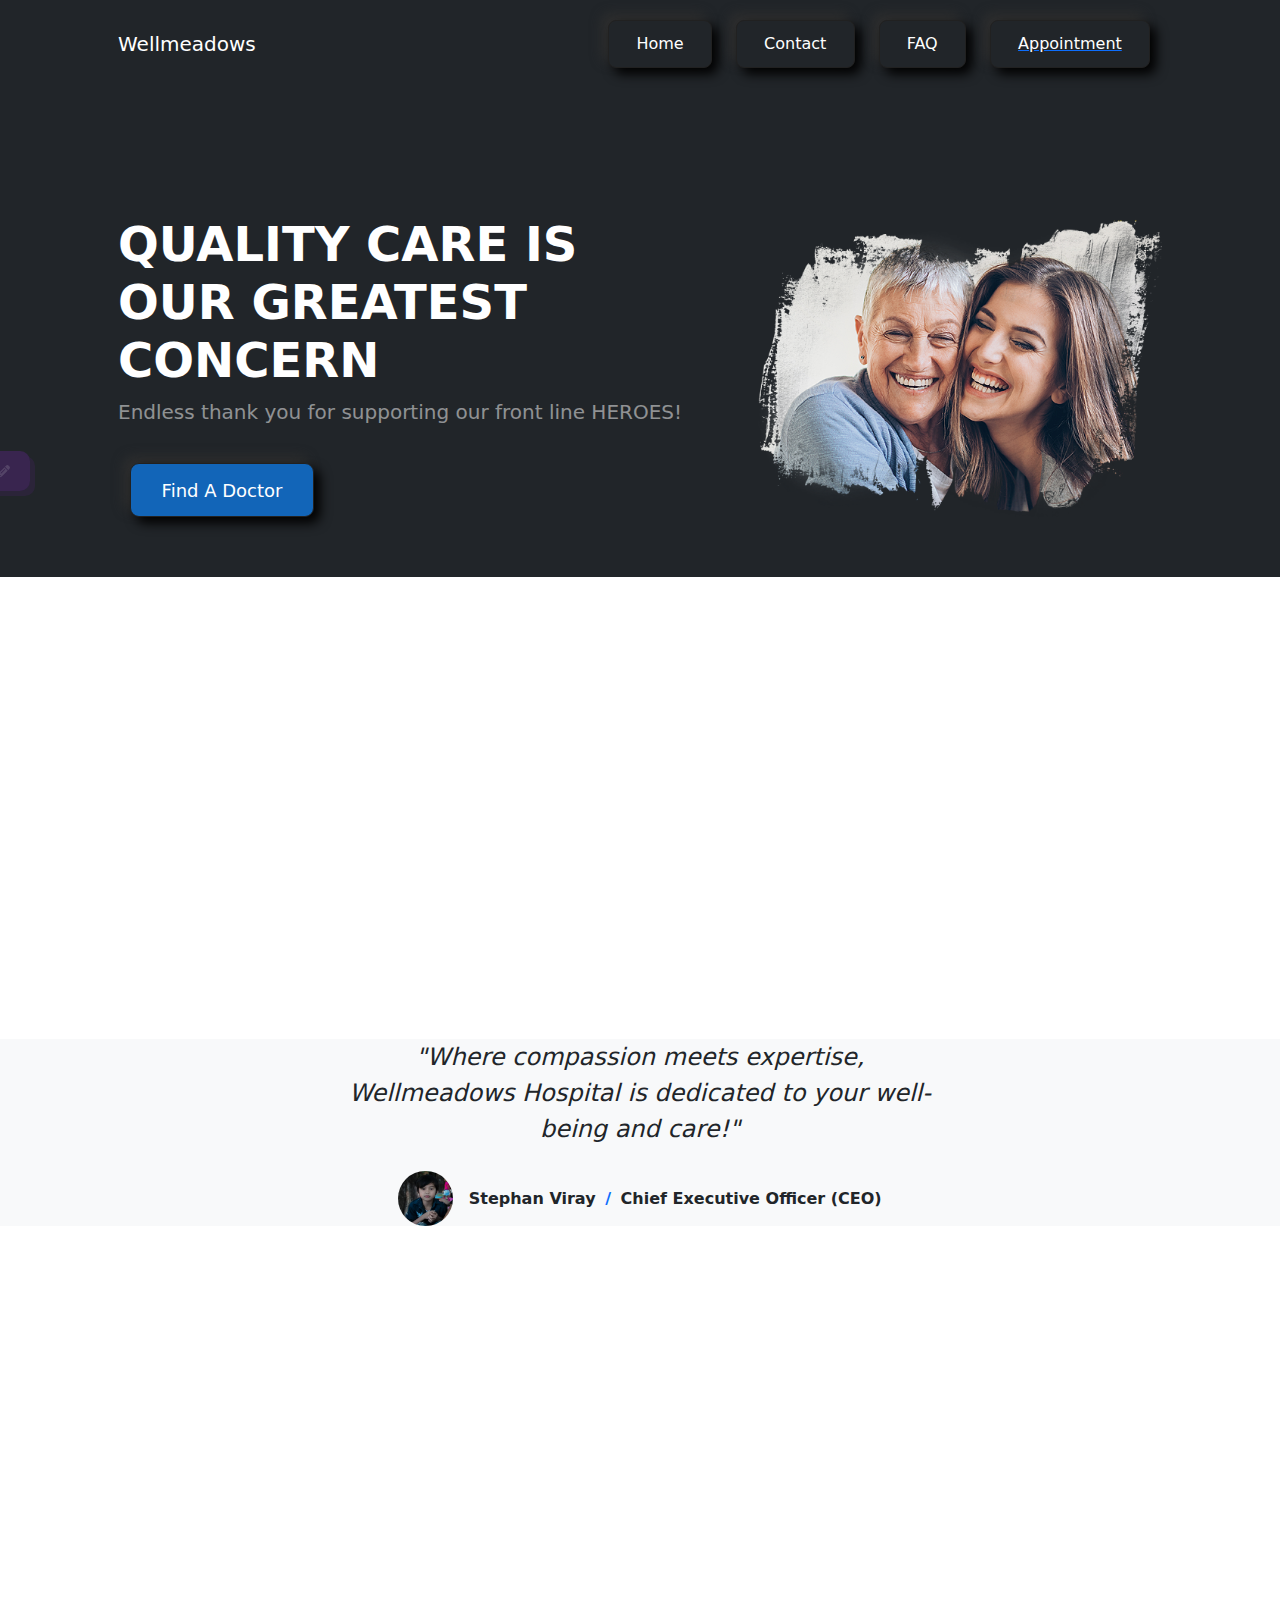
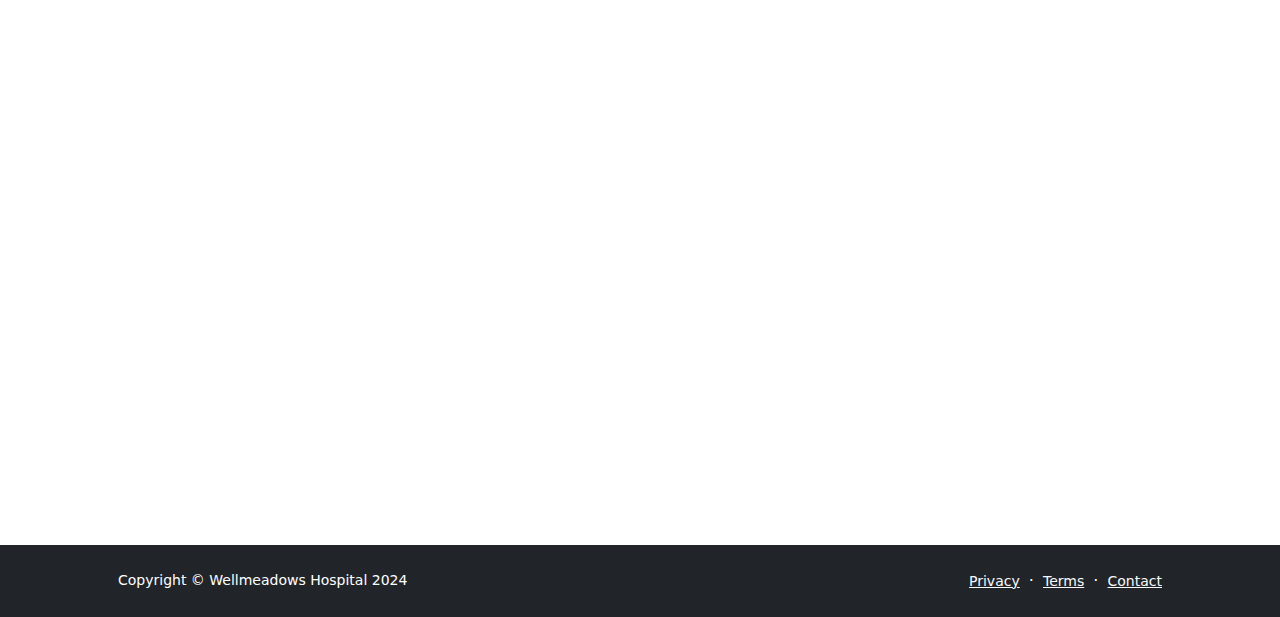
<file: wellmeadows/index.html>
<!DOCTYPE html>
<html lang="en">
    <head>
        <meta charset="utf-8" />
        <meta name="viewport" content="width=device-width, initial-scale=1, shrink-to-fit=no" />
        <meta name="description" content="" />
        <meta name="author" content="" />
        <title>Wellmeadows Hospital</title>
        <!-- Favicon-->
        <link rel="icon" type="image/x-icon" href="assets/favicon.ico" />
        <!-- Bootstrap icons-->
        <link href="https://cdn.jsdelivr.net/npm/bootstrap-icons@1.5.0/font/bootstrap-icons.css" rel="stylesheet" />
        <!-- Core theme CSS (includes Bootstrap)-->
        <link href="https://cdn.jsdelivr.net/npm/aos@2.3.4/dist/aos.css" rel="stylesheet">
        <link href="css/styles.css" rel="stylesheet" />
    </head>
    <body class="d-flex flex-column h-100">
        <script src="https://cdn.jsdelivr.net/npm/aos@2.3.4/dist/aos.js"></script>
        <!-- Initialize AOS -->
        <script>
            AOS.init();
        </script>
        <main class="flex-shrink-0">
            
            <!-- Navigation-->
            <nav class="navbar navbar-expand-lg navbar-dark bg-dark">
                <div class="container px-5">
                    <a class="navbar-brand" href="index.html">Wellmeadows</a>
                    <button class="navbar-toggler" type="button" data-bs-toggle="collapse" data-bs-target="#navbarSupportedContent" aria-controls="navbarSupportedContent" aria-expanded="false" aria-label="Toggle navigation">
                        <span class="navbar-toggler-icon"></span>
                    </button>
                    <div class="collapse navbar-collapse" id="navbarSupportedContent">
                        <ul class="navbar-nav ms-auto mb-2 mb-lg-0"><a href="index.html"><button>Home</button>
                            <ul class="navbar-nav ms-auto mb-2 mb-lg-0"><a href="contact.html"><button>Contact</button>
                                <li class="nav-item">
                                    <ul class="navbar-nav ms-auto mb-2 mb-lg-0"><a href="faq.html"><button>FAQ</button>
                                        <li class="collapse navbar-collapse">
                                            <a class="navbar-nav ms-auto mb-2 mb-lg-0" id="navbarDropdownBlog" href="#" role="button" data-bs-toggle="dropdown" aria-expanded="false"><button>Appointment</button></a>
                                            <ul class="dropdown-menu dropdown-menu-end" aria-labelledby="navbarDropdownBlog">
                                                <li><a class="dropdown-item" href="blog-home.html">Blog Home</a></li>
                                                <li><a class="dropdown-item" href="blog-post.html">Blog Post</a></li>
                                                
                                                
                                            </ul>
                                        </li>
                                        
                        </ul>
                    </div>
                </div>
            </nav>

            <!-- Header-->
            <header class="bg-dark py-5">
                <div class="container px-5">
                    <div class="row gx-5 align-items-center justify-content-center">
                        <div class="col-lg-8 col-xl-7 col-xxl-6">
                            <div class="my-5 text-center text-xl-start">
                                <h1 class="display-5 fw-bolder text-white mb-2">QUALITY CARE IS OUR GREATEST CONCERN</h1>
                                <p class="lead fw-normal text-white-50 mb-4">Endless thank you for supporting our front line HEROES!</p>
                                <a href="admin wellmeadows/login.html" class="Btn">
                                    Adm
                                    <svg class="svg" viewBox="0 0 512 512">
                                        <path d="M410.3 231l11.3-11.3-33.9-33.9-62.1-62.1L291.7 89.8l-11.3 11.3-22.6 22.6L58.6 322.9c-10.4 10.4-18 23.3-22.2 37.4L1 480.7c-2.5 8.4-.2 17.5 6.1 23.7s15.3 8.5 23.7 6.1l120.3-35.4c14.1-4.2 27-11.8 37.4-22.2L387.7 253.7 410.3 231zM160 399.4l-9.1 22.7c-4 3.1-8.5 5.4-13.3 6.9L59.4 452l23-78.1c1.4-4.9 3.8-9.4 6.9-13.3l22.7-9.1v32c0 8.8 7.2 16 16 16h32zM362.7 18.7L348.3 33.2 325.7 55.8 314.3 67.1l33.9 33.9 62.1 62.1 33.9 33.9 11.3-11.3 22.6-22.6 14.5-14.5c25-25 25-65.5 0-90.5L453.3 18.7c-25-25-65.5-25-90.5 0zm-47.4 168l-144 144c-6.2 6.2-16.4 6.2-22.6 0s-6.2-16.4 0-22.6l144-144c6.2-6.2 16.4-6.2 22.6 0s6.2 16.4 0 22.6z"></path>
                                    </svg>
                                </a>
                                
                                <div class="d-grid gap-3 d-sm-flex justify-content-sm-center justify-content-xl-start">
                                    <a href="Find A Doctor.html" class="nav-link find-doctor"><button>Find A Doctor</button></a>
                                </li>
                                </div>
                            </div>
                        </div>
                        <div class="col-xl-5 col-xxl-6 d-none d-xl-block text-center"><img class="img-fluid rounded-3 my-5" src="first.png" alt="..." /></div>
                    </div>
                </div>
            </header>
            <!-- Features section-->
            <section class="py-5" id="features">
                <div class="container px-5 my-5" data-aos="fade-up">
                    <div class="row gx-5">
                        <div class="col-lg-4 mb-5 mb-lg-0" data-aos="fade-right"><h2 class="fw-bolder mb-0">Healing With PASSION Caring With COMPASSION.</h2></div>
                        <div class="col-lg-8" data-aos="fade-left">
                            <div class="row gx-5 row-cols-1 row-cols-md-2">
                                <div class="col mb-5 h-100" data-aos="zoom-in">
                                    <div class="gif">
                                        <img src="doctors-office.gif" alt="Doctors Office" />
                                      </div><h2 class="h5">Certified Doctors</h2>
                                </div>
                                <div class="col mb-5 h-100" data-aos="zoom-in">
                                    <div class="col mb-5 h-100" data-aos="zoom-in">
                                        <div class="gif">
                                            <img src="ambulance.gif" alt="Doctors Office" />
                                    <h2 class="h5">Emergency and Critical Care</h2>
                                </div>
                                <div class="col mb-5 mb-md-0 h-100" data-aos="zoom-in">
                                    <div class="gif">
                                        <img src="hospital.gif" alt="Doctors Office" />
                                    <h2 class="h5">State-of-the-Art Facilities</h2>
                                </div>
                                <div class="training">
                                    <img src="training.gif" alt="Doctors Office" />
                                    <h2 class="h5">Training Programs</h2>
                                </div>
                            </div>
                        </div>
                    </div>
                </div>
            </section>
            
            <!-- Testimonial section-->
            <div class="py-5 bg-light">
                <div class="container px-5 my-5">
                    <div class="row gx-5 justify-content-center">
                        <div class="col-lg-10 col-xl-7">
                            <div class="text-center">
                                <div class="fs-4 mb-4 fst-italic">"Where compassion meets expertise, Wellmeadows Hospital is dedicated to your well-being and care!"</div>
                                <div class="d-flex align-items-center justify-content-center">
                                    <img class="rounded-circle me-3" src="ceo.jpg" alt="..." />
                                    <div class="fw-bold">
                                        Stephan Viray
                                        <span class="fw-bold text-primary mx-1">/</span>
                                        Chief Executive Officer (CEO)
                                    </div>
                                </div>
                            </div>
                        </div>
                    </div>
                </div>
            </div>
            <!-- Blog preview section-->
            <!-- Blog preview section-->
<section class="py-5">
    <div class="container px-5 my-5" data-aos="fade-up">
        <div class="row gx-5 justify-content-center">
            <div class="col-lg-8 col-xl-6">
                <div class="text-center">
                    <h2 class="fw-bolder" data-aos="fade-down">Services</h2>
                    <p class="lead fw-normal text-muted mb-5" data-aos="fade-up">
                        With over 240 board-certified physicians, more than 35 medical specialties and full CIHQ accreditation in all services, rest assured that your health is in good hands at <span class="hospital-name">Wellmeadows Hospital</span>.
                      </p>
                                      </div>
            </div>
        </div>
        <div class="row gx-5">
            <div class="service">  <img src="surg.jpg" alt="Your Image">
            </div>
         <div class="row gx-4">
            <div class="service2"></div>
            <div class="service2">  <img src="therapy.jpg" alt="Your Image">



</section>
        </main>
        <!-- Footer-->
        <footer class="bg-dark py-4 mt-auto">
            <div class="container px-5">
                <div class="row align-items-center justify-content-between flex-column flex-sm-row">
                    <div class="col-auto"><div class="small m-0 text-white">Copyright &copy; Wellmeadows Hospital 2024</div></div>
                    <div class="col-auto">
                        <a class="link-light small" href="#!">Privacy</a>
                        <span class="text-white mx-1">&middot;</span>
                        <a class="link-light small" href="#!">Terms</a>
                        <span class="text-white mx-1">&middot;</span>
                        <a class="link-light small" href="#!">Contact</a>
                    </div>
                </div>
            </div>
        </footer>
        <!-- Bootstrap core JS-->
        <script src="https://cdn.jsdelivr.net/npm/bootstrap@5.2.3/dist/js/bootstrap.bundle.min.js"></script>
        <!-- Core theme JS-->
        <script src="js/scripts.js"></script>
    </body>
</html>
</file>
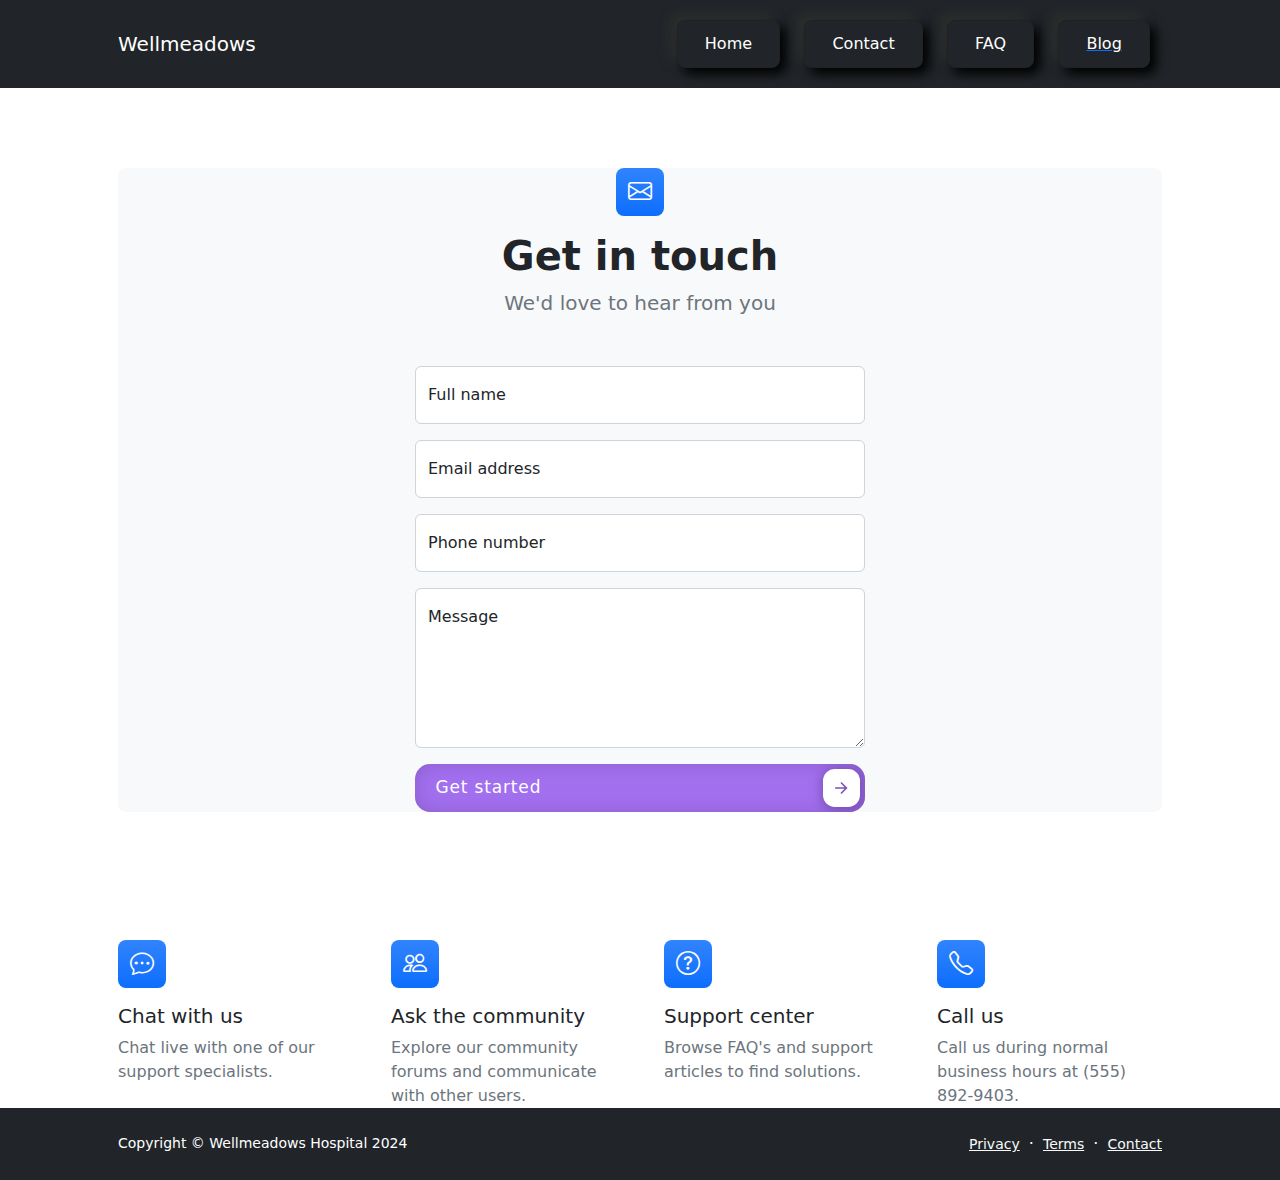
<file: wellmeadows/contact.html>
<!DOCTYPE html>
<html lang="en">
    <head>
        <meta charset="utf-8" />
        <meta name="viewport" content="width=device-width, initial-scale=1, shrink-to-fit=no" />
        <meta name="description" content="" />
        <meta name="author" content="" />
        <title>Wellmeadows Hospital</title>
        <!-- Favicon-->
        <link rel="icon" type="image/x-icon" href="assets/favicon.ico" />
        <!-- Bootstrap icons-->
        <link href="https://cdn.jsdelivr.net/npm/bootstrap-icons@1.5.0/font/bootstrap-icons.css" rel="stylesheet" />
        <!-- Core theme CSS (includes Bootstrap)-->
        <link href="https://cdn.jsdelivr.net/npm/aos@2.3.4/dist/aos.css" rel="stylesheet">
        <link href="css/styles.css" rel="stylesheet" />
    </head>
    <body class="d-flex flex-column h-100">
        <script src="https://cdn.jsdelivr.net/npm/aos@2.3.4/dist/aos.js"></script>
        <!-- Initialize AOS -->
        <script>
            AOS.init();
        </script>
        <main class="flex-shrink-0">
            
            <!-- Navigation-->
            <nav class="navbar navbar-expand-lg navbar-dark bg-dark">
                <div class="container px-5">
                    <a class="navbar-brand" href="index.html">Wellmeadows</a>
                    <button class="navbar-toggler" type="button" data-bs-toggle="collapse" data-bs-target="#navbarSupportedContent" aria-controls="navbarSupportedContent" aria-expanded="false" aria-label="Toggle navigation">
                        <span class="navbar-toggler-icon"></span>
                    </button>
                    <div class="collapse navbar-collapse" id="navbarSupportedContent">
                        <ul class="navbar-nav ms-auto mb-2 mb-lg-0"><a href="index.html"><button>Home</button>
                            <ul class="navbar-nav ms-auto mb-2 mb-lg-0"><a href="contact.html"><button>Contact</button>
                                <li class="nav-item">
                                    <ul class="navbar-nav ms-auto mb-2 mb-lg-0"><a href="faq.html"><button>FAQ</button>
                                        <li class="collapse navbar-collapse">
                                            <a class="navbar-nav ms-auto mb-2 mb-lg-0" id="navbarDropdownBlog" href="#" role="button" data-bs-toggle="dropdown" aria-expanded="false"><button>Blog</button></a>
                                            <ul class="dropdown-menu dropdown-menu-end" aria-labelledby="navbarDropdownBlog">
                                                <li><a class="dropdown-item" href="blog-home.html">Blog Home</a></li>
                                                <li><a class="dropdown-item" href="blog-post.html">Blog Post</a></li>
                                                
                                                
                                            </ul>
                                        </li>
                                        
                        </ul>
                    </div>
                </div>
            </nav>

            <!-- Page content-->
            <section class="py-5">
                <div class="container px-5">
                    <!-- Contact form-->
                    <div class="bg-light rounded-3 py-5 px-4 px-md-5 mb-5">
                        <div class="text-center mb-5">
                            <div class="feature bg-primary bg-gradient text-white rounded-3 mb-3"><i class="bi bi-envelope"></i></div>
                            <h1 class="fw-bolder">Get in touch</h1>
                            <p class="lead fw-normal text-muted mb-0">We'd love to hear from you</p>
                        </div>
                        <div class="row gx-5 justify-content-center">
                            <div class="col-lg-8 col-xl-6">
                                <!-- * * * * * * * * * * * * * * *-->
                                <!-- * * SB Forms Contact Form * *-->
                                <!-- * * * * * * * * * * * * * * *-->
                                <!-- This form is pre-integrated with SB Forms.-->
                                <!-- To make this form functional, sign up at-->
                                <!-- https://startbootstrap.com/solution/contact-forms-->
                                <!-- to get an API token!-->
                                <form id="contactForm" data-sb-form-api-token="API_TOKEN">
                                    <!-- Name input-->
                                    <div class="form-floating mb-3">
                                        <input class="form-control" id="name" type="text" placeholder="Enter your name..." data-sb-validations="required" />
                                        <label for="name">Full name</label>
                                        <div class="invalid-feedback" data-sb-feedback="name:required">A name is required.</div>
                                    </div>
                                    <!-- Email address input-->
                                    <div class="form-floating mb-3">
                                        <input class="form-control" id="email" type="email" placeholder="name@example.com" data-sb-validations="required,email" />
                                        <label for="email">Email address</label>
                                        <div class="invalid-feedback" data-sb-feedback="email:required">An email is required.</div>
                                        <div class="invalid-feedback" data-sb-feedback="email:email">Email is not valid.</div>
                                    </div>
                                    <!-- Phone number input-->
                                    <div class="form-floating mb-3">
                                        <input class="form-control" id="phone" type="tel" placeholder="(123) 456-7890" data-sb-validations="required" />
                                        <label for="phone">Phone number</label>
                                        <div class="invalid-feedback" data-sb-feedback="phone:required">A phone number is required.</div>
                                    </div>
                                    <!-- Message input-->
                                    <div class="form-floating mb-3">
                                        <textarea class="form-control" id="message" type="text" placeholder="Enter your message here..." style="height: 10rem" data-sb-validations="required"></textarea>
                                        <label for="message">Message</label>
                                        <div class="invalid-feedback" data-sb-feedback="message:required">A message is required.</div>
                                    </div>
                                    <!-- Submit success message-->
                                    <!---->
                                    <!-- This is what your users will see when the form-->
                                    <!-- has successfully submitted-->
                                    <div class="d-none" id="submitSuccessMessage">
                                        <div class="text-center mb-3">
                                            <div class="fw-bolder">Form submission successful!</div>
                                            To activate this form, sign up at
                                            <br />
                                            <a href="https://startbootstrap.com/solution/contact-forms">https://startbootstrap.com/solution/contact-forms</a>
                                        </div>
                                    </div>
                                    <!-- Submit error message-->
                                    <!---->
                                    <!-- This is what your users will see when there is-->
                                    <!-- an error submitting the form-->
                                    <div class="d-none" id="submitErrorMessage"><div class="text-center text-danger mb-3">Error sending message!</div></div>
                                    <!-- Submit Button-->
                                    <buttons class="cssbuttons-io-button">
                                        Get started
                                        <div class="icon">
                                          <svg
                                            height="24"
                                            width="24"
                                            viewBox="0 0 24 24"
                                            xmlns="http://www.w3.org/2000/svg"
                                          >
                                            <path d="M0 0h24v24H0z" fill="none"></path>
                                            <path
                                              d="M16.172 11l-5.364-5.364 1.414-1.414L20 12l-7.778 7.778-1.414-1.414L16.172 13H4v-2z"
                                              fill="currentColor"
                                            ></path>
                                          </svg>
                                        </div>
                                      </buttons>
                                                                      </form>
                            </div>
                        </div>
                    </div>
                    <!-- Contact cards-->
                    <div class="row gx-5 row-cols-2 row-cols-lg-4 py-5">
                        <div class="col">
                            <div class="feature bg-primary bg-gradient text-white rounded-3 mb-3"><i class="bi bi-chat-dots"></i></div>
                            <div class="h5 mb-2">Chat with us</div>
                            <p class="text-muted mb-0">Chat live with one of our support specialists.</p>
                        </div>
                        <div class="col">
                            <div class="feature bg-primary bg-gradient text-white rounded-3 mb-3"><i class="bi bi-people"></i></div>
                            <div class="h5">Ask the community</div>
                            <p class="text-muted mb-0">Explore our community forums and communicate with other users.</p>
                        </div>
                        <div class="col">
                            <div class="feature bg-primary bg-gradient text-white rounded-3 mb-3"><i class="bi bi-question-circle"></i></div>
                            <div class="h5">Support center</div>
                            <p class="text-muted mb-0">Browse FAQ's and support articles to find solutions.</p>
                        </div>
                        <div class="col">
                            <div class="feature bg-primary bg-gradient text-white rounded-3 mb-3"><i class="bi bi-telephone"></i></div>
                            <div class="h5">Call us</div>
                            <p class="text-muted mb-0">Call us during normal business hours at (555) 892-9403.</p>
                        </div>
                    </div>
                </div>
            </section>
        </main>
        <!-- Footer-->
        <footer class="bg-dark py-4 mt-auto">
            <div class="container px-5">
                <div class="row align-items-center justify-content-between flex-column flex-sm-row">
                    <div class="col-auto"><div class="small m-0 text-white">Copyright &copy; Wellmeadows Hospital 2024</div></div>
                    <div class="col-auto">
                        <a class="link-light small" href="#!">Privacy</a>
                        <span class="text-white mx-1">&middot;</span>
                        <a class="link-light small" href="#!">Terms</a>
                        <span class="text-white mx-1">&middot;</span>
                        <a class="link-light small" href="#!">Contact</a>
                    </div>
                </div>
            </div>
        </footer>
        <!-- Bootstrap core JS-->
        <script src="https://cdn.jsdelivr.net/npm/bootstrap@5.2.3/dist/js/bootstrap.bundle.min.js"></script>
        <!-- Core theme JS-->
        <script src="js/scripts.js"></script>

    </body>
</html>
</file>
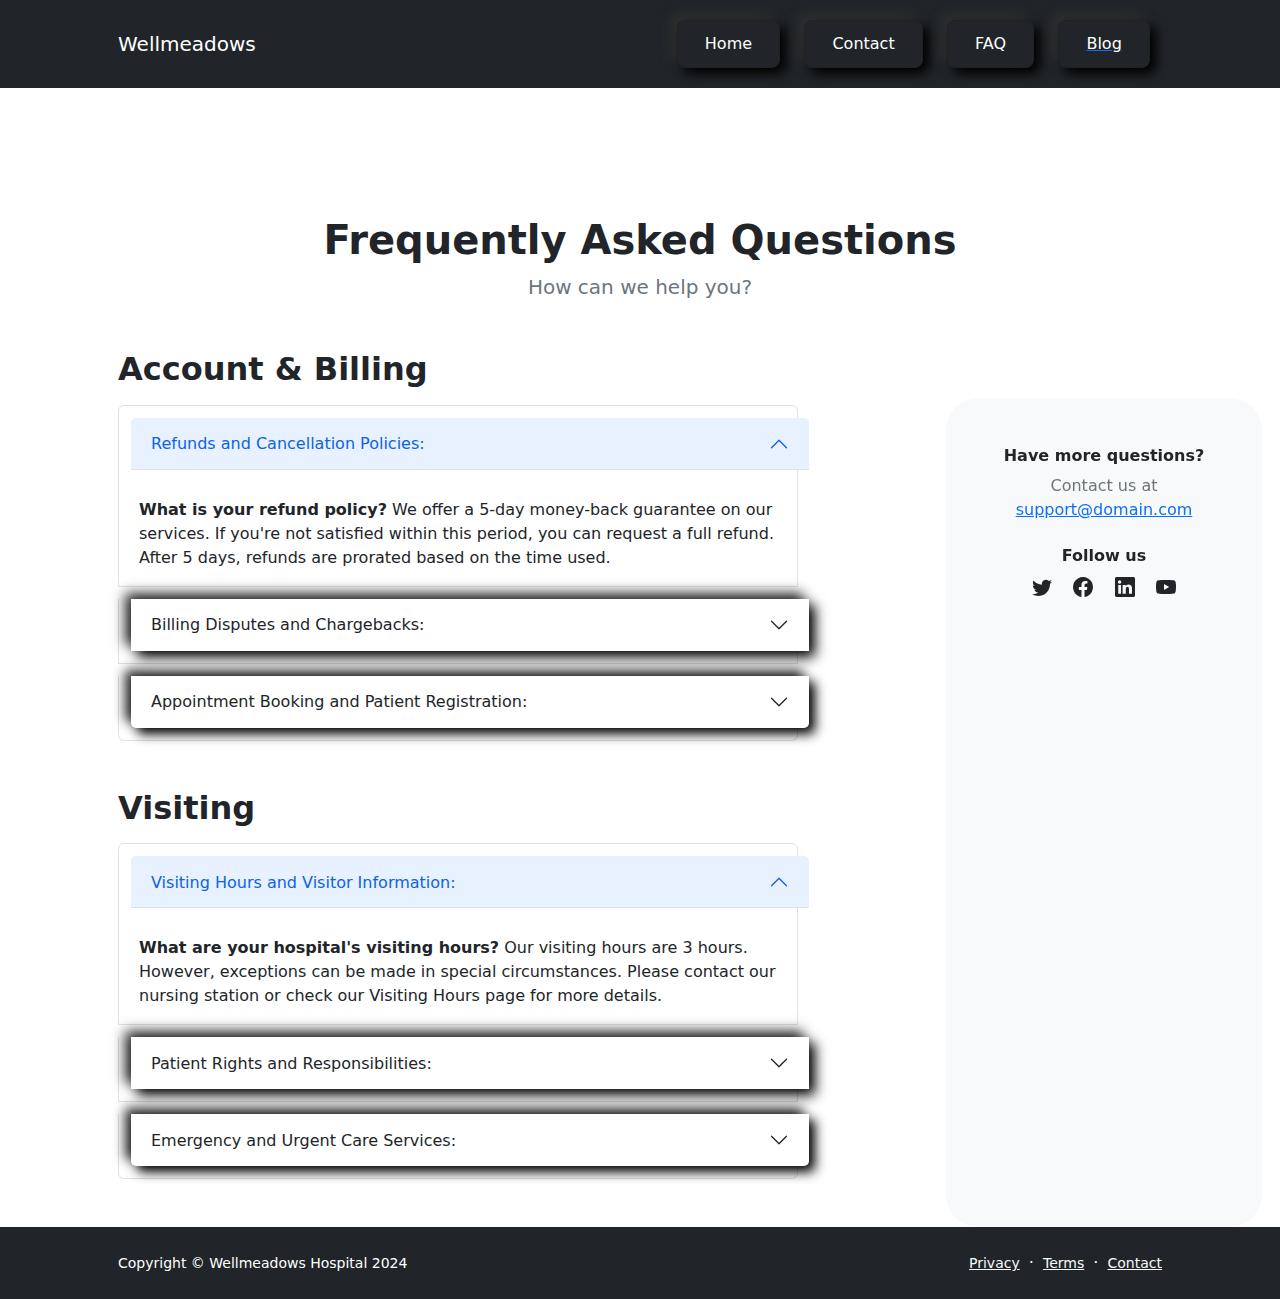
<file: wellmeadows/faq.html>
<!DOCTYPE html>
<html lang="en">
    <head>
        <meta charset="utf-8" />
        <meta name="viewport" content="width=device-width, initial-scale=1, shrink-to-fit=no" />
        <meta name="description" content="" />
        <meta name="author" content="" />
        <title>Wellmeadows Hospital</title>
        <!-- Favicon-->
        <link rel="icon" type="image/x-icon" href="assets/favicon.ico" />
        <!-- Bootstrap icons-->
        <link href="https://cdn.jsdelivr.net/npm/bootstrap-icons@1.5.0/font/bootstrap-icons.css" rel="stylesheet" />
        <!-- Core theme CSS (includes Bootstrap)-->
        <link href="https://cdn.jsdelivr.net/npm/aos@2.3.4/dist/aos.css" rel="stylesheet">
        <link href="css/styles.css" rel="stylesheet" />
    </head>
    <body class="d-flex flex-column h-100">
        <script src="https://cdn.jsdelivr.net/npm/aos@2.3.4/dist/aos.js"></script>
        <!-- Initialize AOS -->
        <script>
            AOS.init();
        </script>
        <main class="flex-shrink-0">
            
            <!-- Navigation-->
            <nav class="navbar navbar-expand-lg navbar-dark bg-dark">
                <div class="container px-5">
                    <a class="navbar-brand" href="index.html">Wellmeadows</a>
                    <button class="navbar-toggler" type="button" data-bs-toggle="collapse" data-bs-target="#navbarSupportedContent" aria-controls="navbarSupportedContent" aria-expanded="false" aria-label="Toggle navigation">
                        <span class="navbar-toggler-icon"></span>
                    </button>
                    <div class="collapse navbar-collapse" id="navbarSupportedContent">
                        <ul class="navbar-nav ms-auto mb-2 mb-lg-0"><a href="index.html"><button>Home</button>
                            <ul class="navbar-nav ms-auto mb-2 mb-lg-0"><a href="contact.html"><button>Contact</button>
                                <li class="nav-item">
                                    <ul class="navbar-nav ms-auto mb-2 mb-lg-0"><a href="faq.html"><button>FAQ</button>
                                        <li class="collapse navbar-collapse">
                                            <a class="navbar-nav ms-auto mb-2 mb-lg-0" id="navbarDropdownBlog" href="#" role="button" data-bs-toggle="dropdown" aria-expanded="false"><button>Blog</button></a>
                                            <ul class="dropdown-menu dropdown-menu-end" aria-labelledby="navbarDropdownBlog">
                                                <li><a class="dropdown-item" href="blog-home.html">Blog Home</a></li>
                                                <li><a class="dropdown-item" href="blog-post.html">Blog Post</a></li>
                                                
                                                
                                            </ul>
                                        </li>
                                        
                        </ul>
                    </div>
                </div>
            </nav>

            <!-- Page Content-->
            <section class="py-5">
                <div class="container px-5 my-5">
                    <div class="text-center mb-5">
                        <h1 class="fw-bolder">Frequently Asked Questions</h1>
                        <p class="lead fw-normal text-muted mb-0">How can we help you?</p>
                    </div>
                    <div class="row gx-5">
                        <div class="col-xl-8">
                            <!-- FAQ Accordion 1-->
                            <h2 class="fw-bolder mb-3">Account &amp; Billing</h2>
                            <div class="accordion mb-5" id="accordionExample">
                                <div class="accordion-item">
                                    <h3 class="accordion-header" id="headingOne"><button class="accordion-button" type="button" data-bs-toggle="collapse" data-bs-target="#collapseOne" aria-expanded="true" aria-controls="collapseOne">Refunds and Cancellation Policies:</button></h3>
                                    <div class="accordion-collapse collapse show" id="collapseOne" aria-labelledby="headingOne" data-bs-parent="#accordionExample">
                                        <div class="accordion-body">
                                            <strong>What is your refund policy?</strong>
                                            We offer a 5-day money-back guarantee on our services. If you're not satisfied within this period, you can request a full refund. After 5 days, refunds are prorated based on the time used.
                                        </div>
                                    </div>
                                </div>
                                <div class="accordion-item">
                                    <h3 class="accordion-header" id="headingTwo"><button class="accordion-button collapsed" type="button" data-bs-toggle="collapse" data-bs-target="#collapseTwo" aria-expanded="false" aria-controls="collapseTwo">Billing Disputes and Chargebacks:</button></h3>
                                    <div class="accordion-collapse collapse" id="collapseTwo" aria-labelledby="headingTwo" data-bs-parent="#accordionExample">
                                        <div class="accordion-body">
                                            <strong>I have a billing dispute. What should I do?</strong>
                                            If you have a billing dispute, please contact our billing department immediately with details of the issue. We will investigate and work with you to resolve the matter promptly.
                                        </div>
                                    </div>
                                </div>
                                <div class="accordion-item">
                                    <h3 class="accordion-header" id="headingThree"><button class="accordion-button collapsed" type="button" data-bs-toggle="collapse" data-bs-target="#collapseThree" aria-expanded="false" aria-controls="collapseThree">Appointment Booking and Patient Registration:</button></h3>
                                    <div class="accordion-collapse collapse" id="collapseThree" aria-labelledby="headingThree" data-bs-parent="#accordionExample">
                                        <div class="accordion-body">
                                            <strong>How can I book an appointment?</strong>
                                            You can book an appointment by calling our appointment desk at (555) 892-9403 or using our online appointment booking system. Visit our Appointments page for more information.
                                        </div>
                                    </div>
                                </div>
                            </div>
                            <!-- FAQ Accordion 2-->
                            <h2 class="fw-bolder mb-3">Visiting</h2>
                            <div class="accordion mb-5 mb-xl-0" id="accordionExample2">
                                <div class="accordion-item">
                                    <h3 class="accordion-header" id="headingOne"><button class="accordion-button" type="button" data-bs-toggle="collapse" data-bs-target="#collapseOne2" aria-expanded="true" aria-controls="collapseOne2">Visiting Hours and Visitor Information:</button></h3>
                                    <div class="accordion-collapse collapse show" id="collapseOne2" aria-labelledby="headingOne" data-bs-parent="#accordionExample2">
                                        <div class="accordion-body">
                                            <strong>What are your hospital's visiting hours?</strong>
                                            Our visiting hours are 3 hours. However, exceptions can be made in special circumstances. Please contact our nursing station or check our Visiting Hours page for more details.
                                        </div>
                                    </div>
                                </div>
                                <div class="accordion-item">
                                    <h3 class="accordion-header" id="headingTwo"><button class="accordion-button collapsed" type="button" data-bs-toggle="collapse" data-bs-target="#collapseTwo2" aria-expanded="false" aria-controls="collapseTwo2">Patient Rights and Responsibilities:</button></h3>
                                    <div class="accordion-collapse collapse" id="collapseTwo2" aria-labelledby="headingTwo" data-bs-parent="#accordionExample2">
                                        <div class="accordion-body">
                                            <strong>What are my rights as a patient at your hospital?</strong>
                                            As a patient at our hospital, you have the right to respectful care, confidentiality, information about your diagnosis and treatment, and participation in decisions about your care. Learn more about your rights on our Patient Rights page.
                                        </div>
                                    </div>
                                </div>
                                <div class="accordion-item">
                                    <h3 class="accordion-header" id="headingThree"><button class="accordion-button collapsed" type="button" data-bs-toggle="collapse" data-bs-target="#collapseThree2" aria-expanded="false" aria-controls="collapseThree2">Emergency and Urgent Care Services:</button></h3>
                                    <div class="accordion-collapse collapse" id="collapseThree2" aria-labelledby="headingThree" data-bs-parent="#accordionExample2">
                                        <div class="accordion-body">
                                            <strong>What should I do in case of a medical emergency?
                                            </strong>
                                            In case of a medical emergency, call<code> 911</code>
                                            or go to the nearest emergency room immediately. Find more information on our Emergency Services page.                                        </div>
                                    </div>
                                </div>
                            </div>
                        </div>
                        <div class="col-xl-4">
                            <div class="card border-0 bg-light mt-xl-5">
                                <div class="card-body p-4 py-lg-5">
                                    <div class="d-flex align-items-center justify-content-center">
                                        <div class="text-center">
                                            <div class="h6 fw-bolder">Have more questions?</div>
                                            <p class="text-muted mb-4">
                                                Contact us at
                                                <br />
                                                <a href="#!">support@domain.com</a>
                                            </p>
                                            <div class="h6 fw-bolder">Follow us</div>
                                            <a class="fs-5 px-2 link-dark" href="#!"><i class="bi-twitter"></i></a>
                                            <a class="fs-5 px-2 link-dark" href="#!"><i class="bi-facebook"></i></a>
                                            <a class="fs-5 px-2 link-dark" href="#!"><i class="bi-linkedin"></i></a>
                                            <a class="fs-5 px-2 link-dark" href="#!"><i class="bi-youtube"></i></a>
                                        </div>
                                    </div>
                                </div>
                            </div>
                        </div>
                    </div>
                </div>
            </section>
        </main>
        <!-- Footer-->
        <footer class="bg-dark py-4 mt-auto">
            <div class="container px-5">
                <div class="row align-items-center justify-content-between flex-column flex-sm-row">
                    <div class="col-auto"><div class="small m-0 text-white">Copyright &copy; Wellmeadows Hospital 2024</div></div>
                    <div class="col-auto">
                        <a class="link-light small" href="#!">Privacy</a>
                        <span class="text-white mx-1">&middot;</span>
                        <a class="link-light small" href="#!">Terms</a>
                        <span class="text-white mx-1">&middot;</span>
                        <a class="link-light small" href="#!">Contact</a>
                    </div>
                </div>
            </div>
        </footer>
        <!-- Bootstrap core JS-->
        <script src="https://cdn.jsdelivr.net/npm/bootstrap@5.2.3/dist/js/bootstrap.bundle.min.js"></script>
        <!-- Core theme JS-->
        <script src="js/scripts.js"></script>
    </body>
</html>
</file>
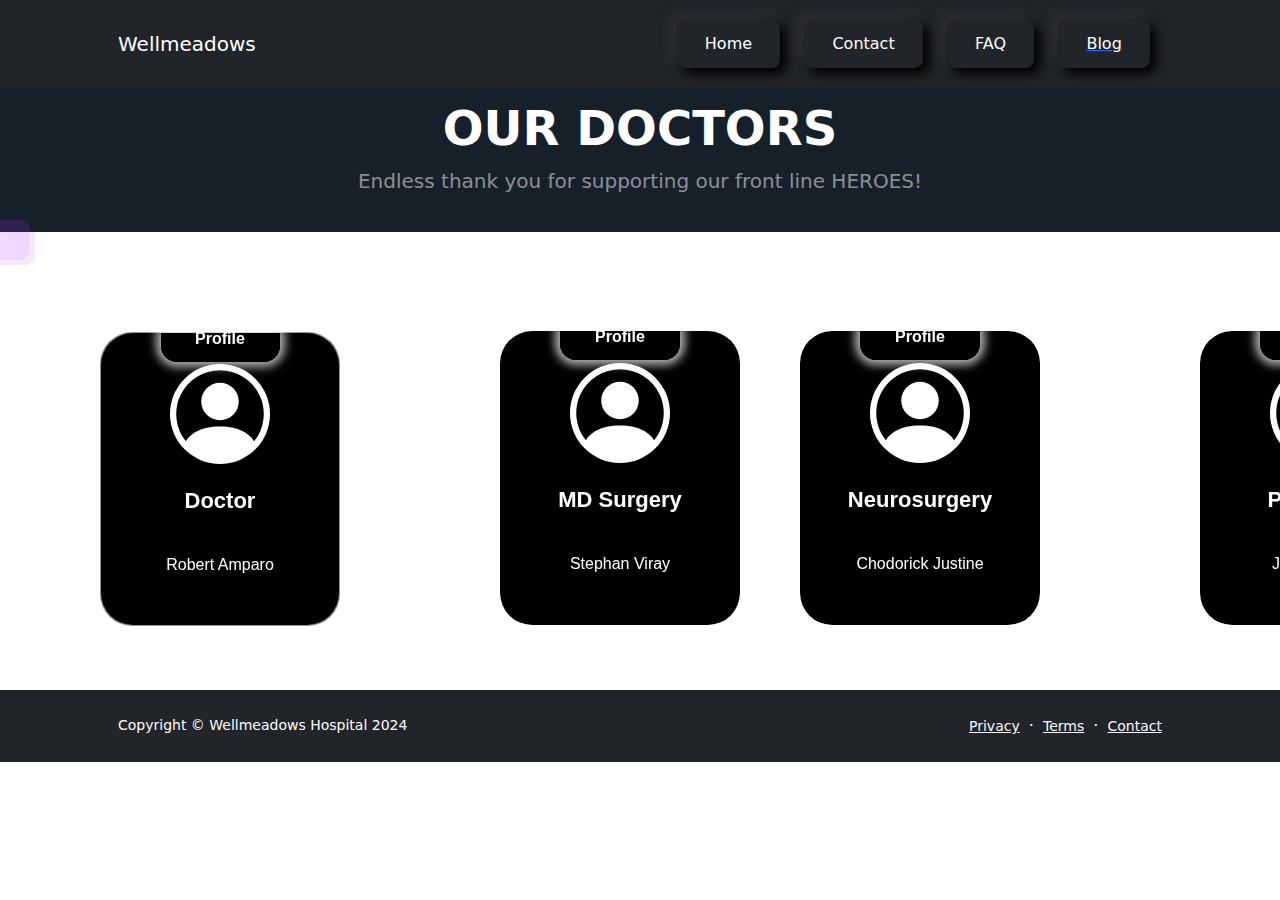
<file: wellmeadows/Find A Doctor.html>
<!DOCTYPE html>
<html lang="en">
    <head>
        <meta charset="utf-8" />
        <meta name="viewport" content="width=device-width, initial-scale=1, shrink-to-fit=no" />
        <meta name="description" content="" />
        <meta name="author" content="" />
        <title>Wellmeadows Hospital</title>
        <!-- Favicon-->
        <link rel="icon" type="image/x-icon" href="assets/favicon.ico" />
        <!-- Bootstrap icons-->
        <link href="https://cdn.jsdelivr.net/npm/bootstrap-icons@1.5.0/font/bootstrap-icons.css" rel="stylesheet" />
        <!-- Core theme CSS (includes Bootstrap)-->
        <link href="https://cdn.jsdelivr.net/npm/aos@2.3.4/dist/aos.css" rel="stylesheet">
        <link href="css/styles.css" rel="stylesheet" />
    </head>
    <body class="d-flex flex-column h-100">
        <script src="https://cdn.jsdelivr.net/npm/aos@2.3.4/dist/aos.js"></script>
        <!-- Initialize AOS -->
        <script>
            AOS.init();
        </script>
        <main class="flex-shrink-0">
            
            <!-- Navigation-->
            <nav class="navbar navbar-expand-lg navbar-dark bg-dark">
                <div class="container px-5">
                    <a class="navbar-brand" href="index.html">Wellmeadows</a>
                    <button class="navbar-toggler" type="button" data-bs-toggle="collapse" data-bs-target="#navbarSupportedContent" aria-controls="navbarSupportedContent" aria-expanded="false" aria-label="Toggle navigation">
                        <span class="navbar-toggler-icon"></span>
                    </button>
                    <div class="collapse navbar-collapse" id="navbarSupportedContent">
                        <ul class="navbar-nav ms-auto mb-2 mb-lg-0"><a href="index.html"><button>Home</button>
                            <ul class="navbar-nav ms-auto mb-2 mb-lg-0"><a href="contact.html"><button>Contact</button>
                                <li class="nav-item">
                                    <ul class="navbar-nav ms-auto mb-2 mb-lg-0"><a href="faq.html"><button>FAQ</button>
                                        <li class="collapse navbar-collapse">
                                            <a class="navbar-nav ms-auto mb-2 mb-lg-0" id="navbarDropdownBlog" href="#" role="button" data-bs-toggle="dropdown" aria-expanded="false"><button>Blog</button></a>
                                            <ul class="dropdown-menu dropdown-menu-end" aria-labelledby="navbarDropdownBlog">
                                                <li><a class="dropdown-item" href="blog-home.html">Blog Home</a></li>
                                                <li><a class="dropdown-item" href="blog-post.html">Blog Post</a></li>
                                                
                                                
                                            </ul>
                                        </li>
                                        
                        </ul>
                    </div>
                </div>
            </nav>

            <!-- Header-->
            <header class="hsp">
                <div class="container px-4">
                    <div class="row gx-5 align-items-center justify-content-center">
                        <div class="col-lg-8 col-xl-7 col-xxl-6">
                            <div class="doctor">
                                <h1 class="display-5 fw-bolder text-white mb-2">OUR DOCTORS</h1>
                                <p class="lead fw-normal text-white-50 mb-4">Endless thank you for supporting our front line HEROES!</p>
                                <a href="admin wellmeadows/login.html" class="Btn">
                                    Adm
                                    <svg class="svg" viewBox="0 0 512 512">
                                        <path d="M410.3 231l11.3-11.3-33.9-33.9-62.1-62.1L291.7 89.8l-11.3 11.3-22.6 22.6L58.6 322.9c-10.4 10.4-18 23.3-22.2 37.4L1 480.7c-2.5 8.4-.2 17.5 6.1 23.7s15.3 8.5 23.7 6.1l120.3-35.4c14.1-4.2 27-11.8 37.4-22.2L387.7 253.7 410.3 231zM160 399.4l-9.1 22.7c-4 3.1-8.5 5.4-13.3 6.9L59.4 452l23-78.1c1.4-4.9 3.8-9.4 6.9-13.3l22.7-9.1v32c0 8.8 7.2 16 16 16h32zM362.7 18.7L348.3 33.2 325.7 55.8 314.3 67.1l33.9 33.9 62.1 62.1 33.9 33.9 11.3-11.3 22.6-22.6 14.5-14.5c25-25 25-65.5 0-90.5L453.3 18.7c-25-25-65.5-25-90.5 0zm-47.4 168l-144 144c-6.2 6.2-16.4 6.2-22.6 0s-6.2-16.4 0-22.6l144-144c6.2-6.2 16.4-6.2 22.6 0s6.2 16.4 0 22.6z"></path>
                                    </svg>
                                </a>
                                
            </header>

            <div class="doctors">
                <div class="card">
                  <div class="front">
                    <div class="card-top">
                      <p class="card-top-para">Profile</p>
                    </div>
                    
                    <svg xmlns="http://www.w3.org/2000/svg" width="100" height="100" fill="currentColor" class="bi bi-person-circle" viewBox="0 0 16 16">
                      <path d="M11 6a3 3 0 1 1-6 0 3 3 0 0 1 6 0z"></path>
                      <path fill-rule="evenodd" d="M0 8a8 8 0 1 1 16 0A8 8 0 0 1 0 8zm8-7a7 7 0 0 0-5.468 11.37C3.242 11.226 4.805 10 8 10s4.757 1.225 5.468 2.37A7 7 0 0 0 8 1z"></path>
                    </svg>
                    <p class="heading"> Doctor </p>
                    <p class="follow">Robert Amparo
                  </p></div>
                  <div class="back">
                    
                    <img src="robert.png" alt="Robert's Image" class="robert-image">

              
                    <div class="icons">
                      
                      <svg xmlns="http://www.w3.org/2000/svg" width="32" height="32" fill="currentColor" class="bi bi-instagram" viewBox="0 0 16 16">
                        <path d="M8 0C5.829 0 5.556.01 4.703.048 3.85.088 3.269.222 2.76.42a3.917 3.917 0 0 0-1.417.923A3.927 3.927 0 0 0 .42 2.76C.222 3.268.087 3.85.048 4.7.01 5.555 0 5.827 0 8.001c0 2.172.01 2.444.048 3.297.04.852.174 1.433.372 1.942.205.526.478.972.923 1.417.444.445.89.719 1.416.923.51.198 1.09.333 1.942.372C5.555 15.99 5.827 16 8 16s2.444-.01 3.298-.048c.851-.04 1.434-.174 1.943-.372a3.916 3.916 0 0 0 1.416-.923c.445-.445.718-.891.923-1.417.197-.509.332-1.09.372-1.942C15.99 10.445 16 10.173 16 8s-.01-2.445-.048-3.299c-.04-.851-.175-1.433-.372-1.941a3.926 3.926 0 0 0-.923-1.417A3.911 3.911 0 0 0 13.24.42c-.51-.198-1.092-.333-1.943-.372C10.443.01 10.172 0 7.998 0h.003zm-.717 1.442h.718c2.136 0 2.389.007 3.232.046.78.035 1.204.166 1.486.275.373.145.64.319.92.599.28.28.453.546.598.92.11.281.24.705.275 1.485.039.843.047 1.096.047 3.231s-.008 2.389-.047 3.232c-.035.78-.166 1.203-.275 1.485a2.47 2.47 0 0 1-.599.919c-.28.28-.546.453-.92.598-.28.11-.704.24-1.485.276-.843.038-1.096.047-3.232.047s-2.39-.009-3.233-.047c-.78-.036-1.203-.166-1.485-.276a2.478 2.478 0 0 1-.92-.598 2.48 2.48 0 0 1-.6-.92c-.109-.281-.24-.705-.275-1.485-.038-.843-.046-1.096-.046-3.233 0-2.136.008-2.388.046-3.231.036-.78.166-1.204.276-1.486.145-.373.319-.64.599-.92.28-.28.546-.453.92-.598.282-.11.705-.24 1.485-.276.738-.034 1.024-.044 2.515-.045v.002zm4.988 1.328a.96.96 0 1 0 0 1.92.96.96 0 0 0 0-1.92zm-4.27 1.122a4.109 4.109 0 1 0 0 8.217 4.109 4.109 0 0 0 0-8.217zm0 1.441a2.667 2.667 0 1 1 0 5.334 2.667 2.667 0 0 1 0-5.334z"></path>
                      </svg>
                      
                      <svg xmlns="http://www.w3.org/2000/svg" width="32" height="32" fill="currentColor" class="bi bi-twitter-x" viewBox="0 0 16 16">
                        <path d="M12.6.75h2.454l-5.36 6.142L16 15.25h-4.937l-3.867-5.07-4.425 5.07H.316l5.733-6.57L0 .75h5.063l3.495 4.633L12.601.75Zm-.86 13.028h1.36L4.323 2.145H2.865l8.875 11.633Z"></path>
                      </svg>
                      
                      <svg xmlns="http://www.w3.org/2000/svg" width="32" height="32" fill="currentColor" class="bi bi-whatsapp" viewBox="0 0 16 16">
                          <path d="M13.601 2.326A7.854 7.854 0 0 0 7.994 0C3.627 0 .068 3.558.064 7.926c0 1.399.366 2.76 1.057 3.965L0 16l4.204-1.102a7.933 7.933 0 0 0 3.79.965h.004c4.368 0 7.926-3.558 7.93-7.93A7.898 7.898 0 0 0 13.6 2.326zM7.994 14.521a6.573 6.573 0 0 1-3.356-.92l-.24-.144-2.494.654.666-2.433-.156-.251a6.56 6.56 0 0 1-1.007-3.505c0-3.626 2.957-6.584 6.591-6.584a6.56 6.56 0 0 1 4.66 1.931 6.557 6.557 0 0 1 1.928 4.66c-.004 3.639-2.961 6.592-6.592 6.592zm3.615-4.934c-.197-.099-1.17-.578-1.353-.646-.182-.065-.315-.099-.445.099-.133.197-.513.646-.627.775-.114.133-.232.148-.43.05-.197-.1-.836-.308-1.592-.985-.59-.525-.985-1.175-1.103-1.372-.114-.198-.011-.304.088-.403.087-.088.197-.232.296-.346.1-.114.133-.198.198-.33.065-.134.034-.248-.015-.347-.05-.099-.445-1.076-.612-1.47-.16-.389-.323-.335-.445-.34-.114-.007-.247-.007-.38-.007a.729.729 0 0 0-.529.247c-.182.198-.691.677-.691 1.654 0 .977.71 1.916.81 2.049.098.133 1.394 2.132 3.383 2.992.47.205.84.326 1.129.418.475.152.904.129 1.246.08.38-.058 1.171-.48 1.338-.943.164-.464.164-.86.114-.943-.049-.084-.182-.133-.38-.232z"></path>
                      </svg>
                      
                      <svg xmlns="http://www.w3.org/2000/svg" width="32" height="32" fill="currentColor" class="bi bi-facebook" viewBox="0 0 16 16">
                        <path d="M16 8.049c0-4.446-3.582-8.05-8-8.05C3.58 0-.002 3.603-.002 8.05c0 4.017 2.926 7.347 6.75 7.951v-5.625h-2.03V8.05H6.75V6.275c0-2.017 1.195-3.131 3.022-3.131.876 0 1.791.157 1.791.157v1.98h-1.009c-.993 0-1.303.621-1.303 1.258v1.51h2.218l-.354 2.326H9.25V16c3.824-.604 6.75-3.934 6.75-7.951z"></path>
                      </svg>
              
                    </div>
                  </div>
                </div>
              </div>

              <div class="doctors2">
                <div class="card2">
                  <div class="front2">
                    <div class="card-top2">
                      <p class="card-top-para2">Profile</p>
                    </div>
                    
                    <svg xmlns="http://www.w3.org/2000/svg" width="100" height="100" fill="currentColor" class="bi bi-person-circle" viewBox="0 0 16 16">
                      <path d="M11 6a3 3 0 1 1-6 0 3 3 0 0 1 6 0z"></path>
                      <path fill-rule="evenodd" d="M0 8a8 8 0 1 1 16 0A8 8 0 0 1 0 8zm8-7a7 7 0 0 0-5.468 11.37C3.242 11.226 4.805 10 8 10s4.757 1.225 5.468 2.37A7 7 0 0 0 8 1z"></path>
                    </svg>
                    <p class="heading2">MD Surgery </p>
                    <p class="follow2">Stephan Viray
                  </p></div>
                  <div class="back2">
                    <img src="step.png" alt="stephan's Image" class="step-image">

                    
                    <svg xmlns="http://www.w3.org/2000/svg" width="100" height="100" fill="currentColor" class="bi bi-person-add" viewBox="0 0 16 16">
                      <path d="M12.5 16a3.5 3.5 0 1 0 0-7 3.5 3.5 0 0 0 0 7Zm.5-5v1h1a.5.5 0 0 1 0 1h-1v1a.5.5 0 0 1-1 0v-1h-1a.5.5 0 0 1 0-1h1v-1a.5.5 0 0 1 1 0Zm-2-6a3 3 0 1 1-6 0 3 3 0 0 1 6 0ZM8 7a2 2 0 1 0 0-4 2 2 0 0 0 0 4Z"></path>
                      <path d="M8.256 14a4.474 4.474 0 0 1-.229-1.004H3c.001-.246.154-.986.832-1.664C4.484 10.68 5.711 10 8 10c.26 0 .507.009.74.025.226-.341.496-.65.804-.918C9.077 9.038 8.564 9 8 9c-5 0-6 3-6 4s1 1 1 1h5.256Z"></path>
                    </svg>
              
                    <div class="icons2">
                      
                      <svg xmlns="http://www.w3.org/2000/svg" width="32" height="32" fill="currentColor" class="bi bi-instagram" viewBox="0 0 16 16">
                        <path d="M8 0C5.829 0 5.556.01 4.703.048 3.85.088 3.269.222 2.76.42a3.917 3.917 0 0 0-1.417.923A3.927 3.927 0 0 0 .42 2.76C.222 3.268.087 3.85.048 4.7.01 5.555 0 5.827 0 8.001c0 2.172.01 2.444.048 3.297.04.852.174 1.433.372 1.942.205.526.478.972.923 1.417.444.445.89.719 1.416.923.51.198 1.09.333 1.942.372C5.555 15.99 5.827 16 8 16s2.444-.01 3.298-.048c.851-.04 1.434-.174 1.943-.372a3.916 3.916 0 0 0 1.416-.923c.445-.445.718-.891.923-1.417.197-.509.332-1.09.372-1.942C15.99 10.445 16 10.173 16 8s-.01-2.445-.048-3.299c-.04-.851-.175-1.433-.372-1.941a3.926 3.926 0 0 0-.923-1.417A3.911 3.911 0 0 0 13.24.42c-.51-.198-1.092-.333-1.943-.372C10.443.01 10.172 0 7.998 0h.003zm-.717 1.442h.718c2.136 0 2.389.007 3.232.046.78.035 1.204.166 1.486.275.373.145.64.319.92.599.28.28.453.546.598.92.11.281.24.705.275 1.485.039.843.047 1.096.047 3.231s-.008 2.389-.047 3.232c-.035.78-.166 1.203-.275 1.485a2.47 2.47 0 0 1-.599.919c-.28.28-.546.453-.92.598-.28.11-.704.24-1.485.276-.843.038-1.096.047-3.232.047s-2.39-.009-3.233-.047c-.78-.036-1.203-.166-1.485-.276a2.478 2.478 0 0 1-.92-.598 2.48 2.48 0 0 1-.6-.92c-.109-.281-.24-.705-.275-1.485-.038-.843-.046-1.096-.046-3.233 0-2.136.008-2.388.046-3.231.036-.78.166-1.204.276-1.486.145-.373.319-.64.599-.92.28-.28.546-.453.92-.598.282-.11.705-.24 1.485-.276.738-.034 1.024-.044 2.515-.045v.002zm4.988 1.328a.96.96 0 1 0 0 1.92.96.96 0 0 0 0-1.92zm-4.27 1.122a4.109 4.109 0 1 0 0 8.217 4.109 4.109 0 0 0 0-8.217zm0 1.441a2.667 2.667 0 1 1 0 5.334 2.667 2.667 0 0 1 0-5.334z"></path>
                      </svg>
                      
                      <svg xmlns="http://www.w3.org/2000/svg" width="32" height="32" fill="currentColor" class="bi bi-twitter-x" viewBox="0 0 16 16">
                        <path d="M12.6.75h2.454l-5.36 6.142L16 15.25h-4.937l-3.867-5.07-4.425 5.07H.316l5.733-6.57L0 .75h5.063l3.495 4.633L12.601.75Zm-.86 13.028h1.36L4.323 2.145H2.865l8.875 11.633Z"></path>
                      </svg>
                      
                      <svg xmlns="http://www.w3.org/2000/svg" width="32" height="32" fill="currentColor" class="bi bi-whatsapp" viewBox="0 0 16 16">
                          <path d="M13.601 2.326A7.854 7.854 0 0 0 7.994 0C3.627 0 .068 3.558.064 7.926c0 1.399.366 2.76 1.057 3.965L0 16l4.204-1.102a7.933 7.933 0 0 0 3.79.965h.004c4.368 0 7.926-3.558 7.93-7.93A7.898 7.898 0 0 0 13.6 2.326zM7.994 14.521a6.573 6.573 0 0 1-3.356-.92l-.24-.144-2.494.654.666-2.433-.156-.251a6.56 6.56 0 0 1-1.007-3.505c0-3.626 2.957-6.584 6.591-6.584a6.56 6.56 0 0 1 4.66 1.931 6.557 6.557 0 0 1 1.928 4.66c-.004 3.639-2.961 6.592-6.592 6.592zm3.615-4.934c-.197-.099-1.17-.578-1.353-.646-.182-.065-.315-.099-.445.099-.133.197-.513.646-.627.775-.114.133-.232.148-.43.05-.197-.1-.836-.308-1.592-.985-.59-.525-.985-1.175-1.103-1.372-.114-.198-.011-.304.088-.403.087-.088.197-.232.296-.346.1-.114.133-.198.198-.33.065-.134.034-.248-.015-.347-.05-.099-.445-1.076-.612-1.47-.16-.389-.323-.335-.445-.34-.114-.007-.247-.007-.38-.007a.729.729 0 0 0-.529.247c-.182.198-.691.677-.691 1.654 0 .977.71 1.916.81 2.049.098.133 1.394 2.132 3.383 2.992.47.205.84.326 1.129.418.475.152.904.129 1.246.08.38-.058 1.171-.48 1.338-.943.164-.464.164-.86.114-.943-.049-.084-.182-.133-.38-.232z"></path>
                      </svg>
                      
                      <svg xmlns="http://www.w3.org/2000/svg" width="32" height="32" fill="currentColor" class="bi bi-facebook" viewBox="0 0 16 16">
                        <path d="M16 8.049c0-4.446-3.582-8.05-8-8.05C3.58 0-.002 3.603-.002 8.05c0 4.017 2.926 7.347 6.75 7.951v-5.625h-2.03V8.05H6.75V6.275c0-2.017 1.195-3.131 3.022-3.131.876 0 1.791.157 1.791.157v1.98h-1.009c-.993 0-1.303.621-1.303 1.258v1.51h2.218l-.354 2.326H9.25V16c3.824-.604 6.75-3.934 6.75-7.951z"></path>
                      </svg>
              
                    </div>
                  </div>
                </div>
              </div>
              

              <div class="doctors3">
                <div class="card3">
                  <div class="front3">
                    <div class="card-top3">
                      <p class="card-top-para3">Profile</p>
                    </div>
                    
                    <svg xmlns="http://www.w3.org/2000/svg" width="100" height="100" fill="currentColor" class="bi bi-person-circle" viewBox="0 0 16 16">
                      <path d="M11 6a3 3 0 1 1-6 0 3 3 0 0 1 6 0z"></path>
                      <path fill-rule="evenodd" d="M0 8a8 8 0 1 1 16 0A8 8 0 0 1 0 8zm8-7a7 7 0 0 0-5.468 11.37C3.242 11.226 4.805 10 8 10s4.757 1.225 5.468 2.37A7 7 0 0 0 8 1z"></path>
                    </svg>
                    <p class="heading3">Neurosurgery </p>
                    <p class="follow3">Chodorick Justine
                  </p></div>
                  <div class="back3">
                    <img src="doc.png" alt="stephan's Image" class="step-image">

                    
                    <svg xmlns="http://www.w3.org/2000/svg" width="100" height="100" fill="currentColor" class="bi bi-person-add" viewBox="0 0 16 16">
                      <path d="M12.5 16a3.5 3.5 0 1 0 0-7 3.5 3.5 0 0 0 0 7Zm.5-5v1h1a.5.5 0 0 1 0 1h-1v1a.5.5 0 0 1-1 0v-1h-1a.5.5 0 0 1 0-1h1v-1a.5.5 0 0 1 1 0Zm-2-6a3 3 0 1 1-6 0 3 3 0 0 1 6 0ZM8 7a2 2 0 1 0 0-4 2 2 0 0 0 0 4Z"></path>
                      <path d="M8.256 14a4.474 4.474 0 0 1-.229-1.004H3c.001-.246.154-.986.832-1.664C4.484 10.68 5.711 10 8 10c.26 0 .507.009.74.025.226-.341.496-.65.804-.918C9.077 9.038 8.564 9 8 9c-5 0-6 3-6 4s1 1 1 1h5.256Z"></path>
                    </svg>
              
                    <div class="icons3">
                      
                      <svg xmlns="http://www.w3.org/2000/svg" width="32" height="32" fill="currentColor" class="bi bi-instagram" viewBox="0 0 16 16">
                        <path d="M8 0C5.829 0 5.556.01 4.703.048 3.85.088 3.269.222 2.76.42a3.917 3.917 0 0 0-1.417.923A3.927 3.927 0 0 0 .42 2.76C.222 3.268.087 3.85.048 4.7.01 5.555 0 5.827 0 8.001c0 2.172.01 2.444.048 3.297.04.852.174 1.433.372 1.942.205.526.478.972.923 1.417.444.445.89.719 1.416.923.51.198 1.09.333 1.942.372C5.555 15.99 5.827 16 8 16s2.444-.01 3.298-.048c.851-.04 1.434-.174 1.943-.372a3.916 3.916 0 0 0 1.416-.923c.445-.445.718-.891.923-1.417.197-.509.332-1.09.372-1.942C15.99 10.445 16 10.173 16 8s-.01-2.445-.048-3.299c-.04-.851-.175-1.433-.372-1.941a3.926 3.926 0 0 0-.923-1.417A3.911 3.911 0 0 0 13.24.42c-.51-.198-1.092-.333-1.943-.372C10.443.01 10.172 0 7.998 0h.003zm-.717 1.442h.718c2.136 0 2.389.007 3.232.046.78.035 1.204.166 1.486.275.373.145.64.319.92.599.28.28.453.546.598.92.11.281.24.705.275 1.485.039.843.047 1.096.047 3.231s-.008 2.389-.047 3.232c-.035.78-.166 1.203-.275 1.485a2.47 2.47 0 0 1-.599.919c-.28.28-.546.453-.92.598-.28.11-.704.24-1.485.276-.843.038-1.096.047-3.232.047s-2.39-.009-3.233-.047c-.78-.036-1.203-.166-1.485-.276a2.478 2.478 0 0 1-.92-.598 2.48 2.48 0 0 1-.6-.92c-.109-.281-.24-.705-.275-1.485-.038-.843-.046-1.096-.046-3.233 0-2.136.008-2.388.046-3.231.036-.78.166-1.204.276-1.486.145-.373.319-.64.599-.92.28-.28.546-.453.92-.598.282-.11.705-.24 1.485-.276.738-.034 1.024-.044 2.515-.045v.002zm4.988 1.328a.96.96 0 1 0 0 1.92.96.96 0 0 0 0-1.92zm-4.27 1.122a4.109 4.109 0 1 0 0 8.217 4.109 4.109 0 0 0 0-8.217zm0 1.441a2.667 2.667 0 1 1 0 5.334 2.667 2.667 0 0 1 0-5.334z"></path>
                      </svg>
                      
                      <svg xmlns="http://www.w3.org/2000/svg" width="32" height="32" fill="currentColor" class="bi bi-twitter-x" viewBox="0 0 16 16">
                        <path d="M12.6.75h2.454l-5.36 6.142L16 15.25h-4.937l-3.867-5.07-4.425 5.07H.316l5.733-6.57L0 .75h5.063l3.495 4.633L12.601.75Zm-.86 13.028h1.36L4.323 2.145H2.865l8.875 11.633Z"></path>
                      </svg>
                      
                      <svg xmlns="http://www.w3.org/2000/svg" width="32" height="32" fill="currentColor" class="bi bi-whatsapp" viewBox="0 0 16 16">
                          <path d="M13.601 2.326A7.854 7.854 0 0 0 7.994 0C3.627 0 .068 3.558.064 7.926c0 1.399.366 2.76 1.057 3.965L0 16l4.204-1.102a7.933 7.933 0 0 0 3.79.965h.004c4.368 0 7.926-3.558 7.93-7.93A7.898 7.898 0 0 0 13.6 2.326zM7.994 14.521a6.573 6.573 0 0 1-3.356-.92l-.24-.144-2.494.654.666-2.433-.156-.251a6.56 6.56 0 0 1-1.007-3.505c0-3.626 2.957-6.584 6.591-6.584a6.56 6.56 0 0 1 4.66 1.931 6.557 6.557 0 0 1 1.928 4.66c-.004 3.639-2.961 6.592-6.592 6.592zm3.615-4.934c-.197-.099-1.17-.578-1.353-.646-.182-.065-.315-.099-.445.099-.133.197-.513.646-.627.775-.114.133-.232.148-.43.05-.197-.1-.836-.308-1.592-.985-.59-.525-.985-1.175-1.103-1.372-.114-.198-.011-.304.088-.403.087-.088.197-.232.296-.346.1-.114.133-.198.198-.33.065-.134.034-.248-.015-.347-.05-.099-.445-1.076-.612-1.47-.16-.389-.323-.335-.445-.34-.114-.007-.247-.007-.38-.007a.729.729 0 0 0-.529.247c-.182.198-.691.677-.691 1.654 0 .977.71 1.916.81 2.049.098.133 1.394 2.132 3.383 2.992.47.205.84.326 1.129.418.475.152.904.129 1.246.08.38-.058 1.171-.48 1.338-.943.164-.464.164-.86.114-.943-.049-.084-.182-.133-.38-.232z"></path>
                      </svg>
                      
                      <svg xmlns="http://www.w3.org/2000/svg" width="32" height="32" fill="currentColor" class="bi bi-facebook" viewBox="0 0 16 16">
                        <path d="M16 8.049c0-4.446-3.582-8.05-8-8.05C3.58 0-.002 3.603-.002 8.05c0 4.017 2.926 7.347 6.75 7.951v-5.625h-2.03V8.05H6.75V6.275c0-2.017 1.195-3.131 3.022-3.131.876 0 1.791.157 1.791.157v1.98h-1.009c-.993 0-1.303.621-1.303 1.258v1.51h2.218l-.354 2.326H9.25V16c3.824-.604 6.75-3.934 6.75-7.951z"></path>
                      </svg>
              
                    </div>
                  </div>
                </div>
              </div>

              <div class="doctors4">
                <div class="card4">
                  <div class="front4">
                    <div class="card-top4">
                      <p class="card-top-para4">Profile</p>
                    </div>
                    
                    <svg xmlns="http://www.w3.org/2000/svg" width="100" height="100" fill="currentColor" class="bi bi-person-circle" viewBox="0 0 16 16">
                      <path d="M11 6a3 3 0 1 1-6 0 3 3 0 0 1 6 0z"></path>
                      <path fill-rule="evenodd" d="M0 8a8 8 0 1 1 16 0A8 8 0 0 1 0 8zm8-7a7 7 0 0 0-5.468 11.37C3.242 11.226 4.805 10 8 10s4.757 1.225 5.468 2.37A7 7 0 0 0 8 1z"></path>
                    </svg>
                    <p class="heading4">Pediatrics </p>
                    <p class="follow4">Jims Pestano
                  </p></div>
                  <div class="back4">
                    <img src="doc.png" alt="stephan's Image" class="step-image">

                    
                    <svg xmlns="http://www.w3.org/2000/svg" width="100" height="100" fill="currentColor" class="bi bi-person-add" viewBox="0 0 16 16">
                      <path d="M12.5 16a3.5 3.5 0 1 0 0-7 3.5 3.5 0 0 0 0 7Zm.5-5v1h1a.5.5 0 0 1 0 1h-1v1a.5.5 0 0 1-1 0v-1h-1a.5.5 0 0 1 0-1h1v-1a.5.5 0 0 1 1 0Zm-2-6a3 3 0 1 1-6 0 3 3 0 0 1 6 0ZM8 7a2 2 0 1 0 0-4 2 2 0 0 0 0 4Z"></path>
                      <path d="M8.256 14a4.474 4.474 0 0 1-.229-1.004H3c.001-.246.154-.986.832-1.664C4.484 10.68 5.711 10 8 10c.26 0 .507.009.74.025.226-.341.496-.65.804-.918C9.077 9.038 8.564 9 8 9c-5 0-6 3-6 4s1 1 1 1h5.256Z"></path>
                    </svg>
              
                    <div class="icons4">
                      
                      <svg xmlns="http://www.w3.org/2000/svg" width="32" height="32" fill="currentColor" class="bi bi-instagram" viewBox="0 0 16 16">
                        <path d="M8 0C5.829 0 5.556.01 4.703.048 3.85.088 3.269.222 2.76.42a3.917 3.917 0 0 0-1.417.923A3.927 3.927 0 0 0 .42 2.76C.222 3.268.087 3.85.048 4.7.01 5.555 0 5.827 0 8.001c0 2.172.01 2.444.048 3.297.04.852.174 1.433.372 1.942.205.526.478.972.923 1.417.444.445.89.719 1.416.923.51.198 1.09.333 1.942.372C5.555 15.99 5.827 16 8 16s2.444-.01 3.298-.048c.851-.04 1.434-.174 1.943-.372a3.916 3.916 0 0 0 1.416-.923c.445-.445.718-.891.923-1.417.197-.509.332-1.09.372-1.942C15.99 10.445 16 10.173 16 8s-.01-2.445-.048-3.299c-.04-.851-.175-1.433-.372-1.941a3.926 3.926 0 0 0-.923-1.417A3.911 3.911 0 0 0 13.24.42c-.51-.198-1.092-.333-1.943-.372C10.443.01 10.172 0 7.998 0h.003zm-.717 1.442h.718c2.136 0 2.389.007 3.232.046.78.035 1.204.166 1.486.275.373.145.64.319.92.599.28.28.453.546.598.92.11.281.24.705.275 1.485.039.843.047 1.096.047 3.231s-.008 2.389-.047 3.232c-.035.78-.166 1.203-.275 1.485a2.47 2.47 0 0 1-.599.919c-.28.28-.546.453-.92.598-.28.11-.704.24-1.485.276-.843.038-1.096.047-3.232.047s-2.39-.009-3.233-.047c-.78-.036-1.203-.166-1.485-.276a2.478 2.478 0 0 1-.92-.598 2.48 2.48 0 0 1-.6-.92c-.109-.281-.24-.705-.275-1.485-.038-.843-.046-1.096-.046-3.233 0-2.136.008-2.388.046-3.231.036-.78.166-1.204.276-1.486.145-.373.319-.64.599-.92.28-.28.546-.453.92-.598.282-.11.705-.24 1.485-.276.738-.034 1.024-.044 2.515-.045v.002zm4.988 1.328a.96.96 0 1 0 0 1.92.96.96 0 0 0 0-1.92zm-4.27 1.122a4.109 4.109 0 1 0 0 8.217 4.109 4.109 0 0 0 0-8.217zm0 1.441a2.667 2.667 0 1 1 0 5.334 2.667 2.667 0 0 1 0-5.334z"></path>
                      </svg>
                      
                      <svg xmlns="http://www.w3.org/2000/svg" width="32" height="32" fill="currentColor" class="bi bi-twitter-x" viewBox="0 0 16 16">
                        <path d="M12.6.75h2.454l-5.36 6.142L16 15.25h-4.937l-3.867-5.07-4.425 5.07H.316l5.733-6.57L0 .75h5.063l3.495 4.633L12.601.75Zm-.86 13.028h1.36L4.323 2.145H2.865l8.875 11.633Z"></path>
                      </svg>
                      
                      <svg xmlns="http://www.w3.org/2000/svg" width="32" height="32" fill="currentColor" class="bi bi-whatsapp" viewBox="0 0 16 16">
                          <path d="M13.601 2.326A7.854 7.854 0 0 0 7.994 0C3.627 0 .068 3.558.064 7.926c0 1.399.366 2.76 1.057 3.965L0 16l4.204-1.102a7.933 7.933 0 0 0 3.79.965h.004c4.368 0 7.926-3.558 7.93-7.93A7.898 7.898 0 0 0 13.6 2.326zM7.994 14.521a6.573 6.573 0 0 1-3.356-.92l-.24-.144-2.494.654.666-2.433-.156-.251a6.56 6.56 0 0 1-1.007-3.505c0-3.626 2.957-6.584 6.591-6.584a6.56 6.56 0 0 1 4.66 1.931 6.557 6.557 0 0 1 1.928 4.66c-.004 3.639-2.961 6.592-6.592 6.592zm3.615-4.934c-.197-.099-1.17-.578-1.353-.646-.182-.065-.315-.099-.445.099-.133.197-.513.646-.627.775-.114.133-.232.148-.43.05-.197-.1-.836-.308-1.592-.985-.59-.525-.985-1.175-1.103-1.372-.114-.198-.011-.304.088-.403.087-.088.197-.232.296-.346.1-.114.133-.198.198-.33.065-.134.034-.248-.015-.347-.05-.099-.445-1.076-.612-1.47-.16-.389-.323-.335-.445-.34-.114-.007-.247-.007-.38-.007a.729.729 0 0 0-.529.247c-.182.198-.691.677-.691 1.654 0 .977.71 1.916.81 2.049.098.133 1.394 2.132 3.383 2.992.47.205.84.326 1.129.418.475.152.904.129 1.246.08.38-.058 1.171-.48 1.338-.943.164-.464.164-.86.114-.943-.049-.084-.182-.133-.38-.232z"></path>
                      </svg>
                      
                      <svg xmlns="http://www.w3.org/2000/svg" width="32" height="32" fill="currentColor" class="bi bi-facebook" viewBox="0 0 16 16">
                        <path d="M16 8.049c0-4.446-3.582-8.05-8-8.05C3.58 0-.002 3.603-.002 8.05c0 4.017 2.926 7.347 6.75 7.951v-5.625h-2.03V8.05H6.75V6.275c0-2.017 1.195-3.131 3.022-3.131.876 0 1.791.157 1.791.157v1.98h-1.009c-.993 0-1.303.621-1.303 1.258v1.51h2.218l-.354 2.326H9.25V16c3.824-.604 6.75-3.934 6.75-7.951z"></path>
                      </svg>
              
                    </div>
                  </div>
                </div>
              </div>




              
 </body>    
 <footer class="bg-dark py-4 mt-auto">
    <div class="container px-5">
        <div class="row align-items-center justify-content-between flex-column flex-sm-row">
            <div class="col-auto"><div class="small m-0 text-white">Copyright &copy; Wellmeadows Hospital 2024</div></div>
            <div class="col-auto">
                <a class="link-light small" href="#!">Privacy</a>
                <span class="text-white mx-1">&middot;</span>
                <a class="link-light small" href="#!">Terms</a>
                <span class="text-white mx-1">&middot;</span>
                <a class="link-light small" href="#!">Contact</a>
            </div>
        </div>
    </div>
</footer>   
            <script src="js/scripts.js"></script>
</file>
